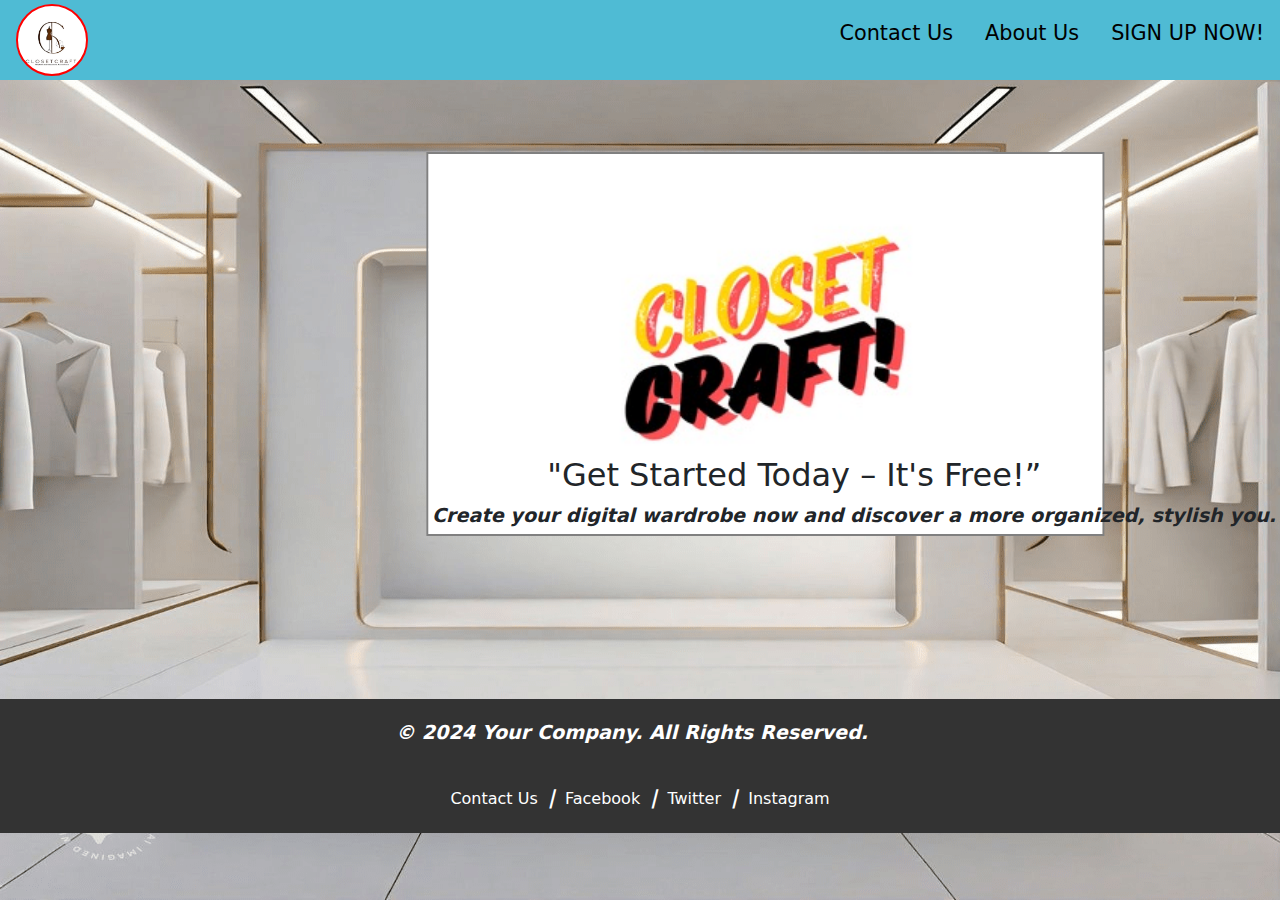
<file: index.html>
<!DOCTYPE html>
<html lang="en">

<head>
    <meta charset="UTF-8">
    <meta name="viewport" content="width=device-width, initial-scale=1.0">
    <title>ClosetCraft</title>
    <link rel="stylesheet" href="/styles/ClosetCraft.css">
    <link href="https://cdn.jsdelivr.net/npm/bootstrap@5.3.3/dist/css/bootstrap.min.css" rel="stylesheet"
        integrity="sha384-QWTKZyjpPEjISv5WaRU9OFeRpok6YctnYmDr5pNlyT2bRjXh0JMhjY6hW+ALEwIH" crossorigin="anonymous">
    <link rel="stylesheet" href="https://cdnjs.cloudflare.com/ajax/libs/font-awesome/6.0.0-beta3/css/all.min.css">
</head>

<body>
    <header style="position: fixed; right: 0px; left: 0px;z-index: 1000;">
        <div class="navbar">


            <div class="nav-logo">

            </div>


            <div class="nav-title"></div>
            <ul>
                <a href="/contact.html" style="text-decoration: none; color: black"><li>Contact Us</li></a>
                
                <a href="about.html" style="text-decoration: none; color: black;"><li>About Us</li></a>
                <a href="login.html" style="text-decoration: none;"><li class="special-item">SIGN UP NOW! </li></a>
            </ul>

        </div>

    </header>
    <main >
        <div class="main-image">
            <img src="images/MainImage.png" alt="error">
        </div>

        <div class="background-img">
            <img src="/images/backgroundimg.png" alt="error">
        </div>

        <div class="main-heading">
            <h2>"Get Started Today – It's Free!”</h2>
            <p>Create your digital wardrobe now and discover a more organized, stylish you.</p>

        </div>

       
    </main>

    <div class="footer" style="margin-bottom: 0px; transform: translate(0,14rem);">
        <div class="footer-content" >
            <!-- <img src="logo.jpeg" alt="Logo" class="footer-logo"> Place your logo file path here -->
            <p style="margin-right: -7rem;">&copy; 2024 Your Company. All Rights Reserved.</p>
            <div class="footer-links">
                <a href="/contact.html">Contact Us</a> 
                <p style="display: contents;">|</p>
                <a href="https://www.facebook.com/">Facebook</a> 
                <p style="display: contents;">|</p>
                <a href="https://x.com/i/flow/login">Twitter</a> 
                <p style="display: contents;">|</p>
                <a href="https://www.instagram.com/accounts/login/?hl=en">Instagram</a>
            </div>
        </div>
    </div>

</body>

</html>
</file>
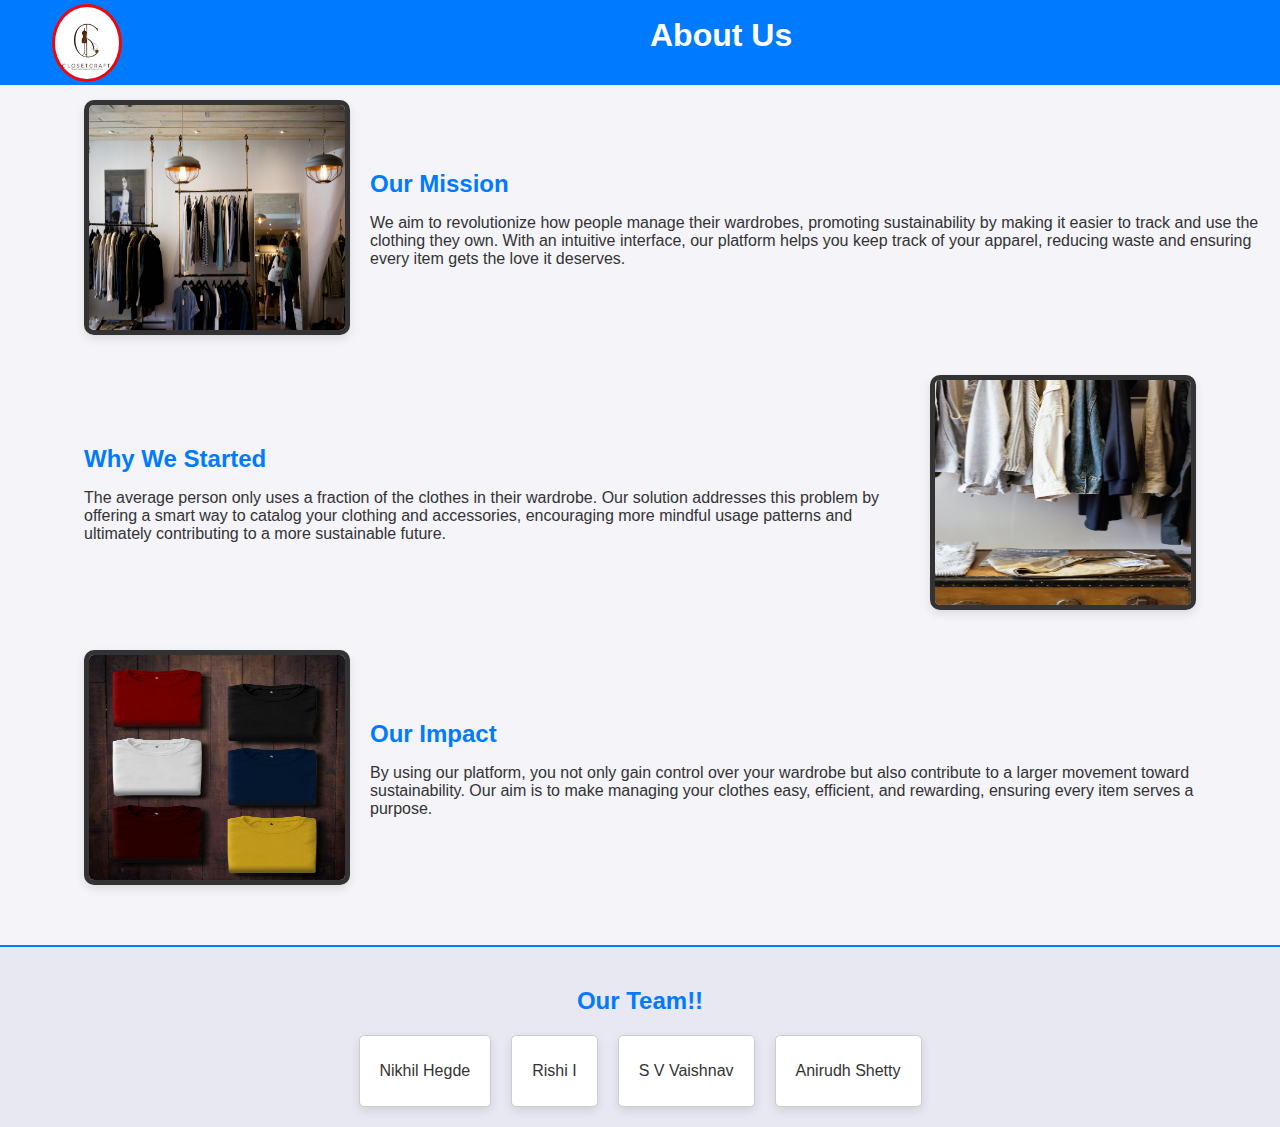
<file: about.html>
<!DOCTYPE html>
<html lang="en">
<head>
    <meta charset="UTF-8">
    <meta http-equiv="X-UA-Compatible" content="IE=edge">
    <meta name="viewport" content="width=device-width, initial-scale=1.0">
    <title>About Us</title>
    <link rel="stylesheet" href="/styles/about.css">
</head>
<body>
    <header>
        <img src="/images/ClosetCraft.png" alt="">
        <h1>About Us</h1>
        <a href="index.html" style="text-decoration: none; color: white;"><h3>Home Page</h3></a>
    </header>

    <section class="about-section">
        <div class="about-item">
            <img src="/images/img01.jpg" alt="Image 1" class="about-image">
            <div class="about-text">
                <h2>Our Mission</h2>
                <p>We aim to revolutionize how people manage their wardrobes, promoting sustainability by making it easier to track and use the clothing they own. With an intuitive interface, our platform helps you keep track of your apparel, reducing waste and ensuring every item gets the love it deserves.</p>
            </div>
        </div>

        <div class="about-item 2">
            <div class="about-text">
                <h2>Why We Started</h2>
                <p>The average person only uses a fraction of the clothes in their wardrobe. Our solution addresses this problem by offering a smart way to catalog your clothing and accessories, encouraging more mindful usage patterns and ultimately contributing to a more sustainable future.</p>
            </div>
            <img src="/images/img02.jpg" alt="Image 2" class="about-image image2">
        </div>

        <div class="about-item">
            <img src="/images/img03.jpg" alt="Image 3" class="about-image">
            <div class="about-text">
                <h2>Our Impact</h2>
                <p>By using our platform, you not only gain control over your wardrobe but also contribute to a larger movement toward sustainability. Our aim is to make managing your clothes easy, efficient, and rewarding, ensuring every item serves a purpose.</p>
            </div>
        </div>
    </section>

    <section class="team-section">
        <h2>Our Team!!</h2>
        <div class="team-list">
            <div class="team-member">
                <p>Nikhil Hegde</p>
            </div>
            <div class="team-member">
                <p>Rishi I</p>
            </div>
            <div class="team-member">
                <p>S V Vaishnav</p>
            </div>
            <div class="team-member">
                <p>Anirudh Shetty</p>
            </div>
        </div>
    </section>

</body>
</html>
</file>
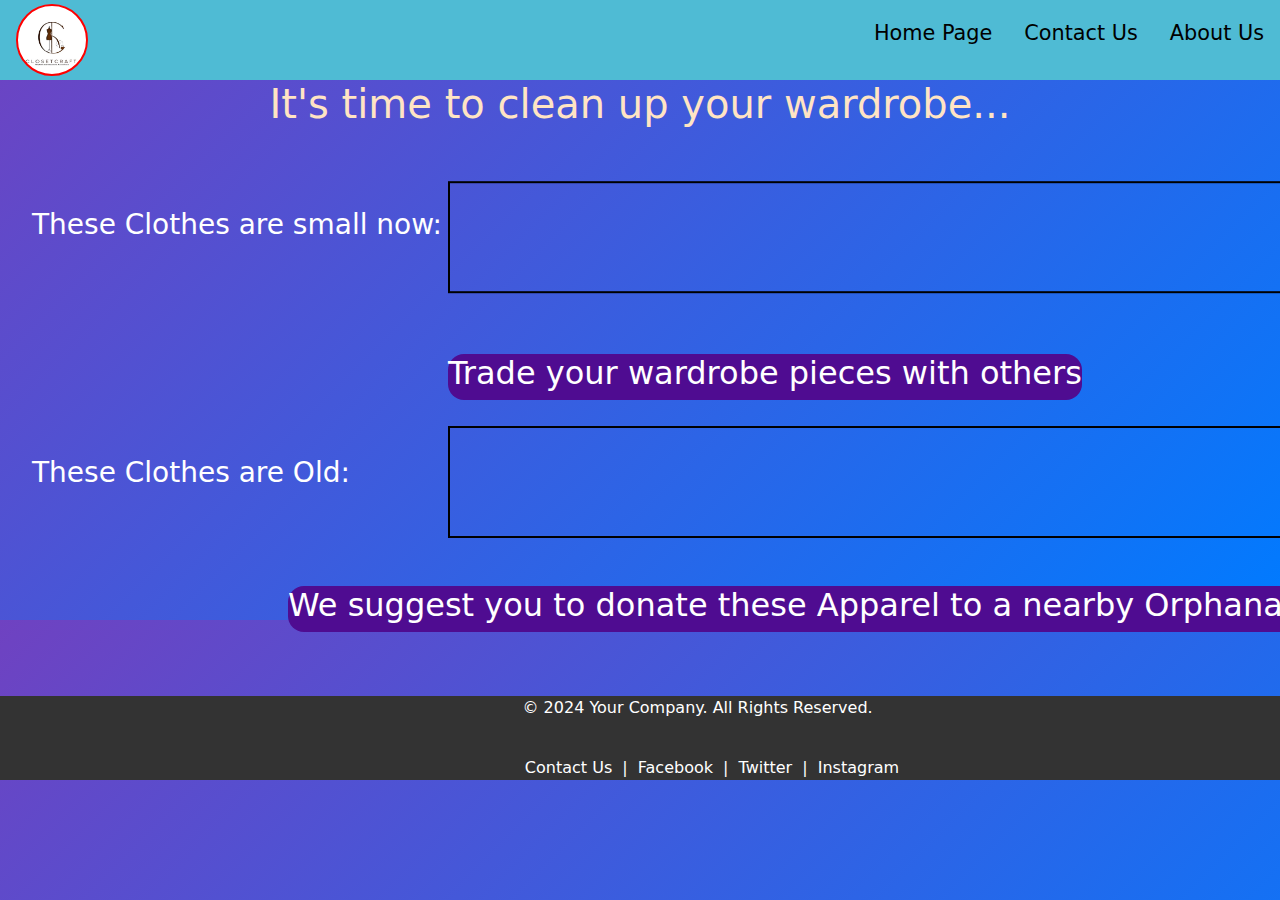
<file: CleaningPage.html>
<!DOCTYPE html>
<html lang="en">

<head>
    <meta charset="UTF-8">
    <meta name="viewport" content="width=device-width, initial-scale=1.0">
    <title>Cleaning Page</title>
    <link rel="stylesheet" href="/styles/CleaningPage.css">
    <link href="https://cdn.jsdelivr.net/npm/bootstrap@5.3.3/dist/css/bootstrap.min.css" rel="stylesheet"
        integrity="sha384-QWTKZyjpPEjISv5WaRU9OFeRpok6YctnYmDr5pNlyT2bRjXh0JMhjY6hW+ALEwIH" crossorigin="anonymous">
    <link rel="stylesheet" href="https://cdnjs.cloudflare.com/ajax/libs/font-awesome/6.0.0-beta3/css/all.min.css">
</head>


<body>
    <header>
        <div class="navbar">


            <div class="nav-logo">

            </div>


            <div class="nav-title"></div>
            <ul>
                <a href="home.html" style="text-decoration: none; color: black;"><li>Home Page</li></a>
                <a href="contact.html" style="text-decoration: none; color: black;"><li>Contact Us</li></a>
                 <a href="about.html" style="text-decoration: none; color: black;"><li>About Us</li></a>
            </ul>

        </div>

    </header>

    <main>
        <h1>It's time to clean up your wardrobe...</h1>


        <div class="small-clothes">
            <h3 style="color: white;">These Clothes are small now:</h3>
        </div>

        <div style="color: white;" class="details1-box">
            
        </div>

        <div class="msg1">
            <h2 style="color: white;">Trade your wardrobe pieces with others</h2>
        </div>

        <div class="old-clothes">
            <h3 style="color: white;">These Clothes are Old:</h3>
        </div>

        <div style="color: white;" class="details2-box">
            
        </div>

        <div class="msg2">
            <h2>We suggest you to donate these Apparel to a nearby Orphanage</h2>
        </div>

    </main>



    <div class="footer">
        <div class="footer-content">
            <!-- <img src="logo.jpeg" alt="Logo" class="footer-logo"> Place your logo file path here -->
            <p style="margin-left: 9vw;">&copy; 2024 Your Company. All Rights Reserved.</p>
            <div class="footer-links">
                <a href="contact.html">Contact Us</a> |
                <a href="https://www.facebook.com/">Facebook</a> |
                <a href="https://x.com/i/flow/login">Twitter</a> |
                <a href="https://www.instagram.com/accounts/login/?hl=en">Instagram</a>
            </div>
        </div>
    </div>
    </div>

    <script type="module" src="/js/clean-up.js"></script>
</body>

</html>
</file>
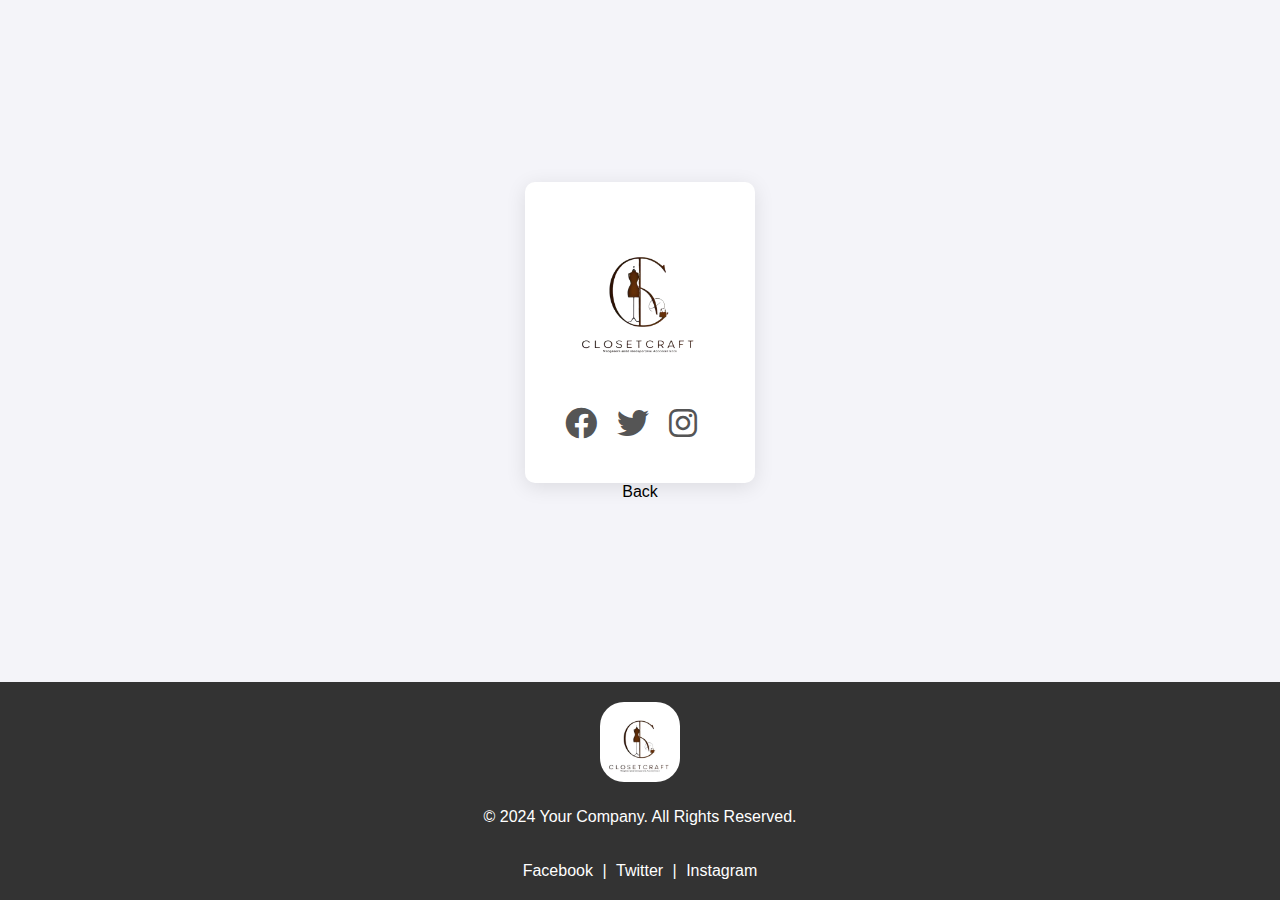
<file: contact.html>
<!DOCTYPE html>
<html lang="en">
<head>
    <meta charset="UTF-8">
    <meta http-equiv="X-UA-Compatible" content="IE=edge">
    <meta name="viewport" content="width=device-width, initial-scale=1.0">
    <title>Contact Us</title>
    <link rel="stylesheet" href="/styles/contact-style.css">
    <link rel="stylesheet" href="https://cdnjs.cloudflare.com/ajax/libs/font-awesome/6.0.0-beta3/css/all.min.css">
</head>
<body>
    <div class="contact-container">
        <div class="contact-box">
            <div class="logo-section">
                <img src="/images/logo.png" alt="Logo" class="logo"> 
            </div>
            <div class="social-links">
                <a target="_blank" href="https://www.facebook.com/" class="social-icon"><i class="fab fa-facebook"></i></a>
                <a target="_blank"  href="https://x.com/i/flow/login" class="social-icon"><i class="fab fa-twitter"></i></a>
                <a target="_blank" href="https://www.instagram.com/accounts/login/?hl=en" class="social-icon"><i class="fab fa-instagram"></i></a>
            </div>
        </div>
        <div><a style="text-decoration: none; color: black;" href="login.html">Back</a></div>
    </div>

    <footer class="footer">
        <div class="footer-content">
            <img src="/images/ClosetCraft.png" alt="Logo" class="footer-logo"> 
            <p>&copy; 2024 Your Company. All Rights Reserved.</p>
            <div class="footer-links">
                <a target="_blank" href="https://www.facebook.com/">Facebook</a> |
                <a target="_blank" href="https://x.com/i/flow/login">Twitter</a> |
                <a target="_blank" href="https://www.instagram.com/accounts/login/?hl=en">Instagram</a>
            </div>
        </div>
    </footer>
</body>
</html>
</file>
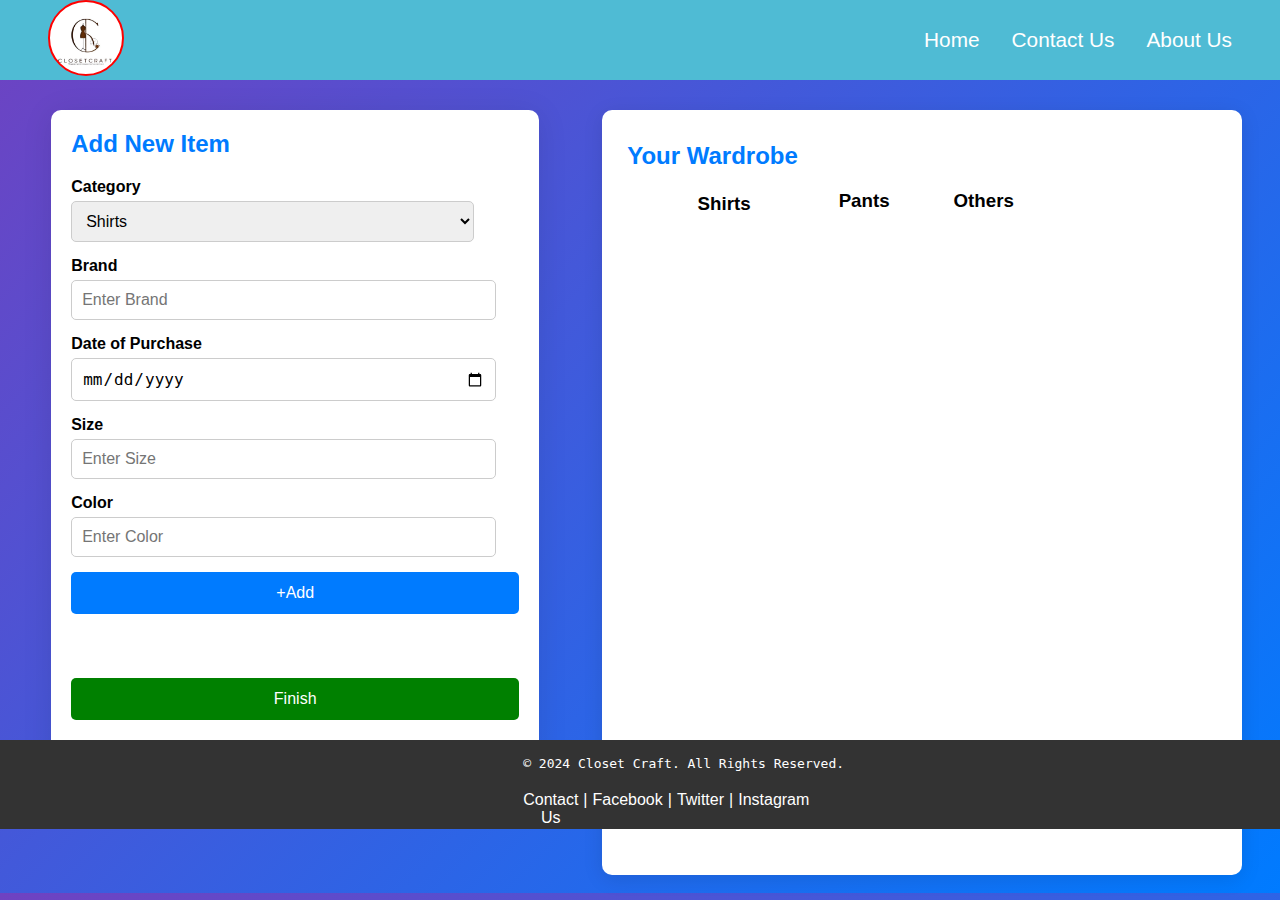
<file: enter_wardrobe.html>
<!DOCTYPE html>
<html lang="en">
<head>
    <meta charset="UTF-8">
    <meta http-equiv="X-UA-Compatible" content="IE=edge">
    <meta name="viewport" content="width=device-width, initial-scale=1.0">
    <title>enter_wardrobe</title>
    <link rel="stylesheet" href="/styles/enter_wardrobe.css">
    
</head>
<header>
    <div class="navbar">


        <div class="nav-logo">

        </div>


        <div class="nav-title"></div>
        <ul>
            <a href="home.html" style="text-decoration: none; color: white"><li>Home</li></a>
            <a href="/contact.html" style="text-decoration: none; color: white"><li>Contact Us</li></a>
            
            <a href="about.html" style="text-decoration: none; color: white;"><li>About Us</li></a>
        </ul>

    </div>
</header>

<body>
    <div class="main-container" style="margin-top:20px;">
        <div class="left-section">
            <h2>Add New Item</h2>
            <form id="wardrobe-form" ">
                <div class="input-group">
                    <label for="category">Category</label>
                    <select id="category">
                        <option value="Shirts">Shirts</option>
                        <option value="Pants">Pants</option>
                        <option value="Sweater">Sweater</option>
                        <option value="Traditional Wear">Traditional Wear</option>
                        <option value="Others">Others</option>
                    </select>
                </div>
                <div class="input-group">
                    <label for="brand">Brand</label>
                    <input type="text" class="js-brand-input" id="brand" placeholder="Enter Brand" required>
                </div>
                <div class="input-group">
                    <label for="purchase-date">Date of Purchase</label>
                    <input type="date" class="js-date-input" id="purchase-date" required>
                </div>
                <div class="input-group">
                    <label for="size">Size</label>
                    <input type="text" id="size" class="js-size-input" placeholder="Enter Size" required>
                </div>
                <div class="input-group">
                    <label for="color">Color</label>
                    <input type="text" id="color" class="js-color-input" placeholder="Enter Color" required>
                </div>
                <button type="button" class="js-add-button" id="add-item-button">+Add</button>
                <a href="home.html"><button type="button" style="margin-top: 4rem; background-color: green;" class="js-add-button" id="add-item-button">Finish</button></a>
            </form>
        </div>

       
        <div class="right-section">
            <h2 style="margin-top: 2rem;">Your Wardrobe</h2>
            <div class="wardrobe-display">
                <h3 style="transform: translate(4rem,0.2rem);">Shirts</h3>
                <div style="transform: translate(-5rem,2rem);" class="category-display-shirts" id="shirts-display">  
                </div>
                <h3>Pants</h3>
                <div style="transform: translate(-10rem,2rem);" class="category-display-pants" id="pants-display"> 
                </div>
                <h3 style="transform: translate(-5.5rem,0rem);">Others</h3>
                <div style="transform: translate(-15rem,2rem);" class="category-display-others" id="others-display">
                </div>
            </div>
        </div>
    </div>
    <div class="footer" style="margin-bottom: 0px; transform: translate(0,45rem);">
      <div class="footer-content"  >
          <pre style="transform: translate(-1rem,1rem);">&copy; 2024 Closet Craft. All Rights Reserved.</pre>
          <div class="footer-links" style="transform: translate(-17rem,1rem); ">
              <a style="margin-left: 16rem;" href="contact.html">Contact Us</a> 
              <p style="display: contents;">|</p>
              <a href="https://www.facebook.com/">Facebook</a> 
              <p style="display: contents;">|</p>
              <a href="https://x.com/i/flow/login">Twitter</a> 
              <p style="display: contents;">|</p>
              <a href="https://www.instagram.com/accounts/login/?hl=en">Instagram</a>
          </div>
      </div>
    </div>
  </div>
  <script type="module" src="/js/enter-wardrobe.js"></script>
</body>
</html>
</file>
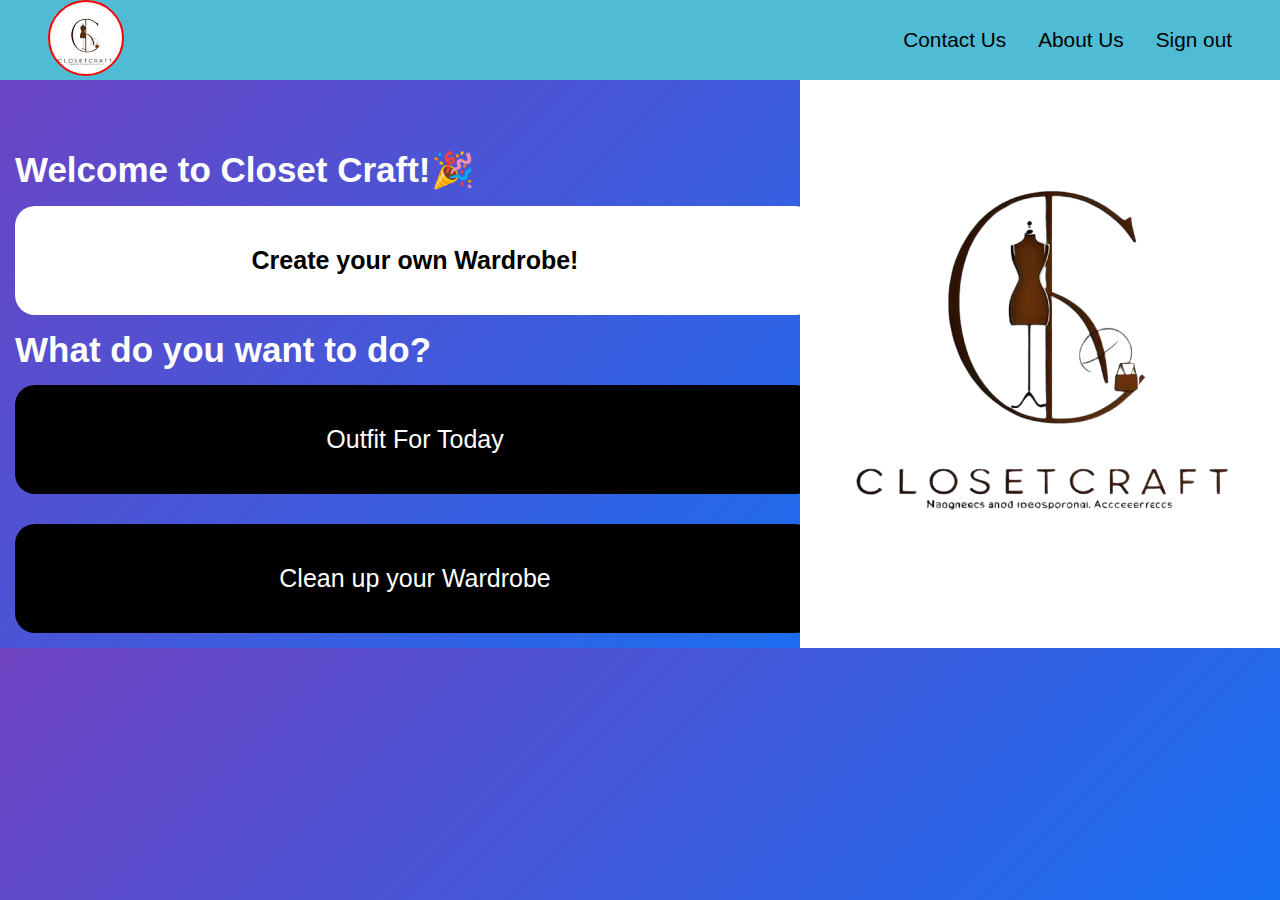
<file: home.html>
<!DOCTYPE html>
<html lang="en">
<head>
  <meta charset="UTF-8">
  <meta name="viewport" content="width=device-width, initial-scale=1.0">
  <title>Home Page</title>
  <link href="/styles/home.css" rel="stylesheet">
</head>
<body>
  <header style="position: fixed; right: 0px; left: 0px;z-index: 1000;">
    <div class="navbar">


        <div class="nav-logo">

        </div>


        <div class="nav-title"></div>
        <ul>
            
            <a href="/contact.html" style="text-decoration: none; color: black"><li>Contact Us</li></a>
            <a href="about.html" style="text-decoration: none; color: black;"><li>About Us</li></a>
            <a href="index.html" style="text-decoration: none; color: black"><li>Sign out</li></a>
        </ul>

    </div>
  </header>
  
  <div class="main-div" style="margin: 0px">
    <div style="margin-top: 150px;" class="what-to-do-div">
      <div>
        <p class="what-to-do-text">
          Welcome to Closet Craft!🎉
        </p>
      </div>
      <div>
        <a href="enter_wardrobe.html">
          <button class="create-wardrobe-button">
            Create your own Wardrobe!
          </button>
        </a>
      </div>
      
      <div>
        <p class="what-to-do-text">What do you want to do?</p>
      </div>
  
     <div>
      <a href="suggest.html">
        <button class="function-button">
          Outfit For Today
        </button>
      </a>
     </div>
  
   

      <div>
        <a href="CleaningPage.html">
          <button class="function-button">
            Clean up your Wardrobe
          </button>
        </a>
      </div>

    </div>
    <div style="background-color: white; margin: 0px; display: flex; align-items: center;">
      <img src="/images/logo.png">
    </div>
  </div>
  
</body>
</html>
</file>
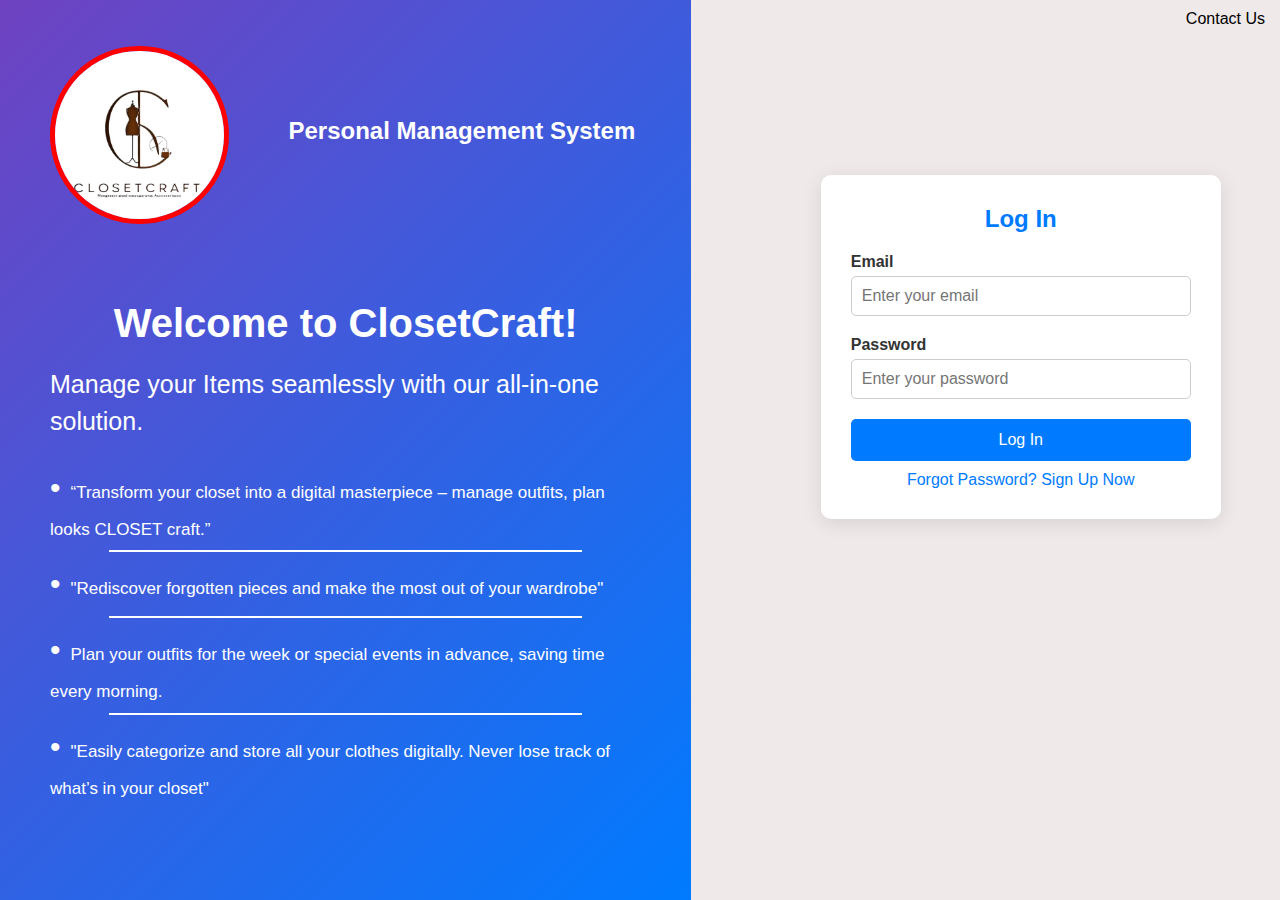
<file: login.html>
<!DOCTYPE html>
<html lang="en">
<head>

    <title>Login</title>
    <link rel="stylesheet" href="/styles/login.css">
</head>
<body>
    <div class="main-container">
        <div class="left-section">
            <div class="bar">
                <img src="/images/ClosetCraft.png" alt="logo">
                <h2>Personal Management System</h2>
            </div>
            <div class="words">
            <h1>Welcome to ClosetCraft!</h1>
            <p style="font-size: 25px;">Manage your Items seamlessly with our all-in-one solution.</p>
            <ul>
                <li>“Transform your closet into a digital masterpiece – manage outfits, plan looks CLOSET craft.”</li>
                <hr>
                <li>"Rediscover forgotten pieces and make the most out of your wardrobe"</li>
                <hr>
                <li>Plan your outfits for the week or special events in advance, saving time every morning.</li>
                <hr>
                <li>"Easily categorize and store all your clothes digitally. Never lose track of what’s in your closet"</li>
            </ul>
          </div>
        </div>
        <div class="right-section">
            <div class="contact">
              <a href="contact.html"><button class="contact-button"><p class="contact-text">Contact Us</p></button></a>
            </div>
            <div class="login-box">
                <h2>Log In</h2>
                <form id="loginForm">
                    <div class="input-group">
                        <label for="email" >Email</label>
                        <input type="email" id="email" name="email" class="js-email-input" placeholder="Enter your email" required>
                    </div>
                    <div class="input-group">
                        <label for="password">Password</label>
                        <input type="password" id="password" name="password" class="js-passwd-input" placeholder="Enter your password" required>
                    </div>
                    <button class="login-button js-login-button" type="button" >Log In</button>
                </form>
                <div class="login-help">
                    <a href="#">Forgot Password?</a>
                    <span>  </span>
                    <a href="/sign_up.html">Sign Up Now</a>
                </div>
            </div>
        </div>
    </div>
    <script type="module" src="/js/login.js"></script>
</body>
</html>
</file>
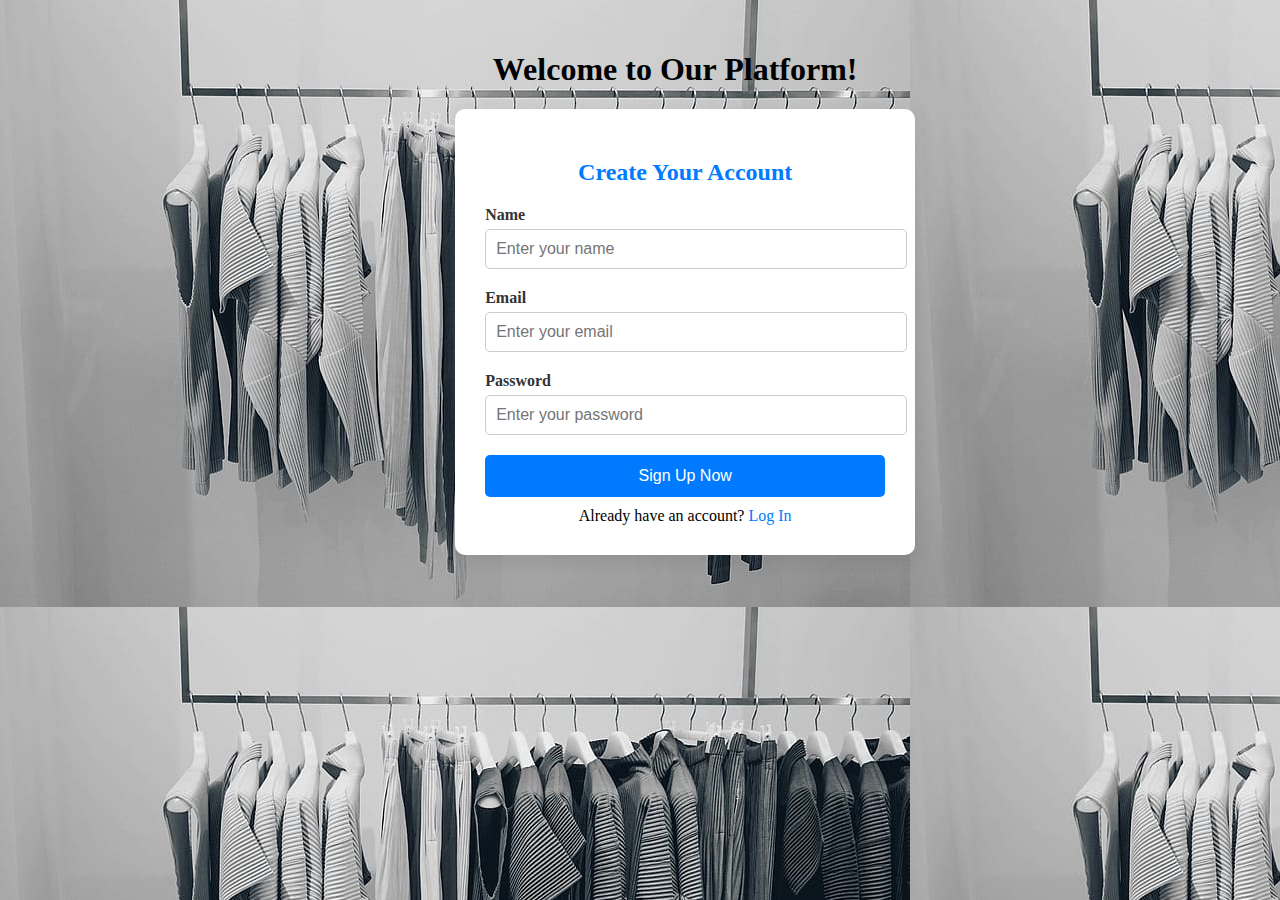
<file: sign_up.html>
<!DOCTYPE html>
<html lang="en">
<head>
    <meta charset="UTF-8">


    <title>Sign Up</title>
    <link rel="stylesheet" href="/styles/sign_up.css">
</head>
<body>
    <div class="main-container">
        <div class="right-section">
            <h1 style="margin-left: 5%;">Welcome to Our Platform!</h1>
            <div class="signup-box">
                <h2>Create Your Account</h2>
                <form>
                    <div class="input-group">
                        <label for="name">Name</label>
                        <input type="text" id="name" class="js-name-input" placeholder="Enter your name" required>
                    </div>
                    <div class="input-group">
                        <label for="email">Email</label>
                        <input type="email" id="email" class="js-email-input"  placeholder="Enter your email" required>
                    </div>
                    <div class="input-group">
                        <label for="password">Password</label>
                        <input type="password" id="password" class="js-passwd-input" placeholder="Enter your password" required>
                    </div>
                    <button type="button"  class="js-submit-button">Sign Up Now</button>
                </form>
                <div class="login-help">
                    Already have an account? <a href="login.html">Log In</a>
                </div>
            </div>
        </div>
    </div>
    <script type="module" src="/js/sign-up.js"></script>
</body>
</html>
</file>
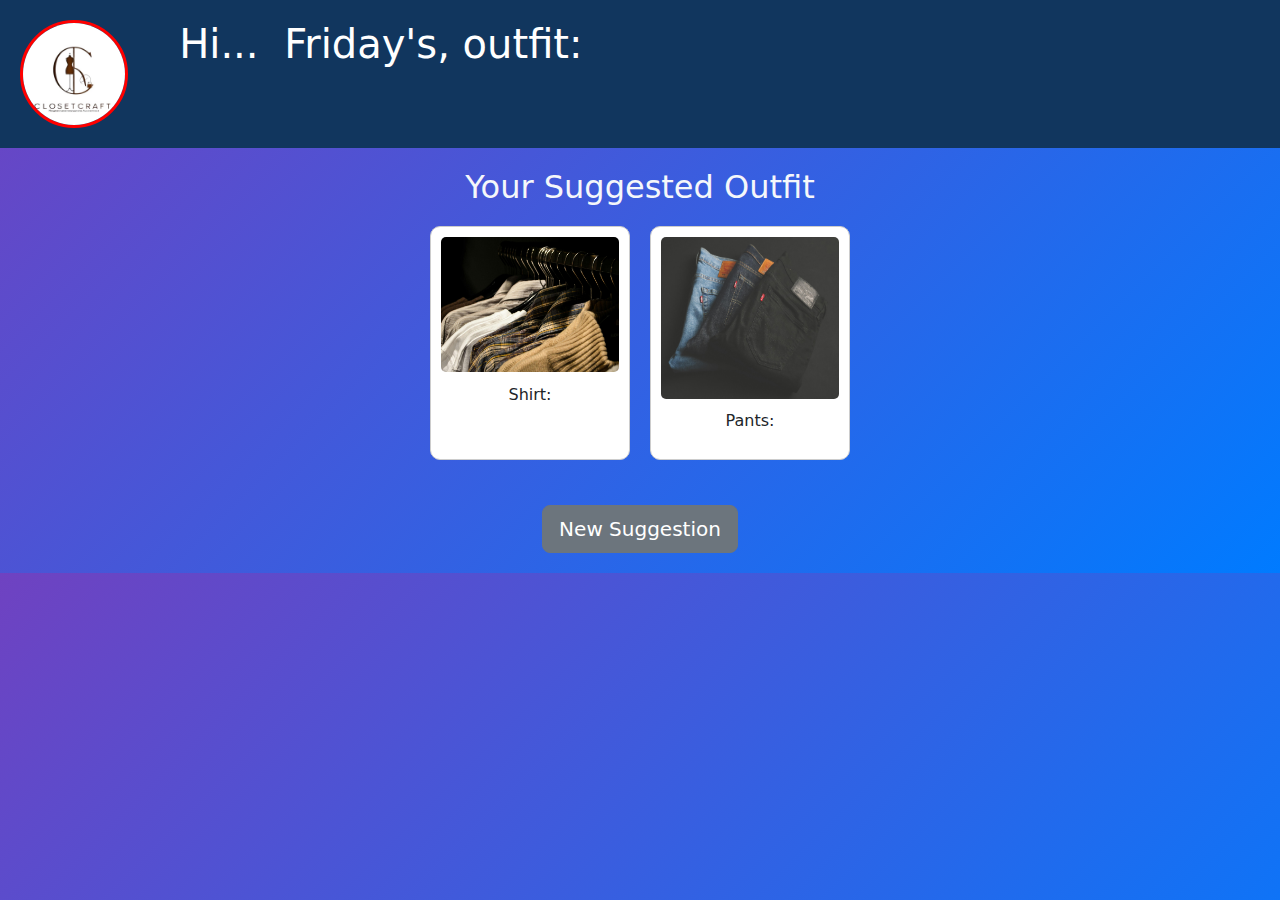
<file: suggest.html>
<!DOCTYPE html>
<html lang="en">
<head>
    <meta charset="UTF-8">
    <meta http-equiv="X-UA-Compatible" content="IE=edge">
    <meta name="viewport" content="width=device-width, initial-scale=1.0">
    <title>What to Wear Today</title>
    <link rel="stylesheet" href="suggest.css">
    <link href="https://cdn.jsdelivr.net/npm/bootstrap@5.3.3/dist/css/bootstrap.min.css" rel="stylesheet" integrity="sha384-QWTKZyjpPEjISv5WaRU9OFeRpok6YctnYmDr5pNlyT2bRjXh0JMhjY6hW+ALEwIH" crossorigin="anonymous">
</head>
<body>
    <header>
        <img src="/images/ClosetCraft.png" alt="logo">
        <div class="greeting" id="greeting"></div>
        <h1>Hi...</h1>
        <h1 class="wht"></h1>
        <a href="home.html" style="text-decoration: none;">
          <h3>Home Page</h3>
        </a>
    </header>

    <section class="suggestion-section">
        <h2>Your Suggested Outfit</h2>
        <div class="suggestion-box">
            <div class="outfit-item" id="shirt-suggestion">
                <img style="height: 8.4rem;" src="images/shirt.jpg" alt="Shirt" class="outfit-image">
                <p style="margin-top: 1px;" class="item-description">Shirt:</p>
                <div class="shirt-suggest-div"></div>
            </div>
            <div class="outfit-item item02" id="pants-suggestion">
                <img src="/images/pant.jpg" alt="Pants" class="outfit-image">
                <p class="item-description">Pants:</p>
                <div class="pant-suggest-div"></div>
            </div>
           
        </div>
        <button type="button" style="margin-top: 5vh;" class="btn btn-secondary btn-lg js-new-suggestion-button" onclick="location.reload(true)">New Suggestion</button>

    </section>
    <script type="module" src="/js/suggest.js"></script>
</body>
</html>
</file>
<file: styles/ClosetCraft.css>
* {
    margin: 0;
    padding: 0;
}

.body{
  margin: 0px;
  padding: 0px;
}

.navbar {
    background-color: #4fbbd4; 
    height: 5rem; 
    display: flex; 
    align-items: center; 
    justify-content: space-between; 
    padding: 0 2rem; 
}

.nav-logo {
    background-image: url('/images/ClosetCraft.png'); 
    background-size: contain; 
    background-repeat: no-repeat; 
    background-position: center; 
    height: 4.5rem; 
    width: 4.5rem; 
    border-radius: 50%; 
    border: 2px solid red; 
    margin-top: -0.3%;
    margin-left: 1rem;
}

.nav-title {
    flex:auto; 
}

ul {
    list-style: none; 
    display: flex; 
    align-items: center; 
    justify-content: space-between; 
    margin-left: auto; 
    padding: 0; 
}

li {
    margin: 0 1rem; 
    font-size: 1.3rem; 
    font-weight: 500; 
}


.special-item{
 
 /* background-color: red; */
 color : black;
 border-radius: 5%;
 /* border: 2px solid white */
}


li:hover{
    color: white;
    transform: scale(1.1);
    cursor: pointer;
}


.main-image img {
    /* background-image: url('MainImage.png'); */
    /* background-size: contain; */
    /* background-repeat: no-repeat; */
    transform: translate(26.65rem,9.5rem);
    height: 24rem;
    position: relative;
    z-index: 0;
    border: 2px solid grey;

}

.background-img img{
    background-size: cover;
    background-repeat: no-repeat;
    background-position: center;
    position: absolute;
    top: 0;
    left: 0;
    width: 100%;
    height: 100%;
    z-index: -1
}

.main-heading{
    transform: translate(31rem,4.5rem);
}


h2{
    transform: translate(3.2rem);
}

p{
    font-weight: 600;
    font-size: 1.2rem;
    transform: translate(-4rem);
    font-style: italic;
}




.footer {
    background-color: #333;
    color: #fff;
    padding: 20px 0;
    text-align: center;
    justify-content: center;
    align-items: center;
    margin-bottom: 0px;
}

.footer-content {
    display: flex;
    flex-direction: column;
    align-items: center;
    justify-content: center;
    gap: 10px;
}

.footer-logo {
    border-radius: 30%;
    width: 80px;
    height: auto;
}

.footer-links {
    margin-top: 10px;
}

.footer-links a {
    color: #fff;
    text-decoration: none;
    margin: 0 5px;
    transition: color 0.3s;
}

.footer-links a:hover {
    color: #ffd700;
}
</file>
<file: styles/about.css>
body {
    margin: 0;
    padding: 0;
    font-family: Arial, sans-serif;
    background-color: #f4f4f9;
    color: #333;
}

header {
    display: flex;
    text-align: center;
    padding: 20px;
    background-color: #007bff;
    color: white;
    position: fixed;
    height: 5vh;
    right: 0px;
    left: 0px;
    top: 0px;
    z-index: 1000;
}
header h1{
    transform: translate(35rem,-1.5rem);
}
header img{
    transform: translate(2rem,-1rem);
    border:3px solid red;
    border-radius: 50%;
    height: 8vh;
    width: 5vw;
}
header h3 {
    transform: translate(70rem,-1.5rem);
    font-size: 180%;
}
header h3 a{
    text-decoration: none;
    color: #333;
}
header h3 a:hover{
    color: #f4f4f9;
}

.about-section {
    transform: translate(0rem,5rem);
    display: flex;
    flex-direction: column;
    gap: 20px;
    padding: 20px;
    margin-left: 5vw;
}

.about-item {
    display: flex;
    align-items: center;
    gap: 20px;
    margin-bottom: 20px;
}
.about-item img{
    border: 5px solid #333;
    height: 25vh;
    width: 20vw;
}

.about-image {
    width: 40%;
    border-radius: 10px;
    box-shadow: 0 4px 10px rgba(0, 0, 0, 0.1);
}
.image2{
    margin-right: 5vw;
}

.about-text {
    flex: 1;
}

.about-text h2 {
    color: #007bff;
    margin-bottom: 10px;
}

.team-section {
    transform: translate(0rem,5rem);
    text-align: center;
    padding: 20px;
    background-color: #e8e8f3;
    margin-top: 20px;
    border-top: 2px solid #007bff;
}

.team-section h2 {
    color: #007bff;
    margin-bottom: 20px;
}

.team-list {
    display: flex;
    justify-content: center;
    gap: 20px;
}

.team-member {
    padding: 10px 20px;
    background-color: white;
    border: 1px solid #ccc;
    border-radius: 5px;
    box-shadow: 0 4px 10px rgba(0, 0, 0, 0.1);
}
</file>
<file: styles/CleaningPage.css>
* {
    margin: 0;
    padding: 0;
}

body, html {
    /* overflow-x: hidden; */
}


.navbar {
    background-color: #4fbbd4;
    height: 5rem;
    display: flex;
    align-items: center;
    justify-content: space-between;
    padding: 0 2rem;
    position: fixed;
    right: 0;
    left: 0;
    top: 0;
    z-index: 1000;
    width: 100%;
}

.nav-logo {
    background-image: url('/images/ClosetCraft.png');
    background-size: contain;
    background-repeat: no-repeat;
    background-position: center;
    height: 4.5rem;
    width: 4.5rem;
    border-radius: 50%;
    border: 2px solid red;
    margin-top: -0.3%;
    margin-left: 1rem;
}

.nav-title {
    flex: auto;
}

ul {
    list-style: none;
    display: flex;
    align-items: center;
    justify-content: space-between;
    margin-left: auto;
    padding: 0;
}

li {
    margin: 0 1rem;
    font-size: 1.3rem;
    font-weight: 500;
}


.special-item {

    /* background-color: red; */
    color: black;
    border-radius: 5%;
    /* border: 2px solid white */
}


li:hover {
    color: white;
    transform: scale(1.1);
    cursor: pointer;
}




body {
    background: linear-gradient(135deg, #6f42c1, #007bff);
}


main h1 {
    display: flex;
    justify-content: center;
    color: bisque;
}


.small-clothes{
    transform: translate(2rem,4.5rem);
    
}

.details1-box{
    height: 7rem;
    width: 65rem;
    transform: translate(28rem,0.2rem);
    border: 2px solid black;
}

.msg1{
    transform: translate(28rem,4rem);
    background-color: #4f0c91;
    border-radius: 1rem;
    display:inline-block;
    color: white;
}

.old-clothes{
    transform: translate(2rem,7.5rem);
    
}



.details2-box{
    height: 7rem;
    width: 65rem;
    transform: translate(28rem,3rem);
    border: 2px solid black;
}

.msg2{
    transform: translate(18rem,6rem);
    background-color: #4f0c91;
    border-radius: 1rem;
    display:inline-block;
    color: white;
}


.footer {
    background-color: #333;
    color: #fff;
    /* padding: 20px 0; */
    text-align: center;
    justify-content: center;
    align-items: center;
    transform: translate(0rem,10rem);
}

.footer-content {
    display: flex;
    flex-direction: column;
    align-items: center;
    justify-content: center;
    gap: 10px;

}

.footer-logo {
    border-radius: 30%;
    width: 80px;
    height: auto;
}

.footer-links {
    margin-top: 10px;
    transform: translate(4.5rem,0rem);
}

.footer-links a {
    color: #fff;
    text-decoration: none;
    margin: 0 5px;
    transition: color 0.3s;
}

.footer-links a:hover {
    color: #ffd700;
}


.content{
  margin-left: 28rem;
}
</file>
<file: styles/contact-style.css>
/* Global Styles */
body {
    margin: 0;
    padding: 0;
    font-family: 'Segoe UI', Tahoma, Geneva, Verdana, sans-serif;
    background-color: #f4f4f9;
    display: flex;
    flex-direction: column;
    justify-content: space-between;
    min-height: 100vh;
}


.contact-container {
    display: flex;
    flex-direction: column;
    align-items: center;
    justify-content: center;
    flex-grow: 1;
    padding: 30px 10px;
}

.contact-box {
    background: white;
    padding: 40px;
    border-radius: 10px;
    box-shadow: 0 4px 20px rgba(0, 0, 0, 0.1);
    text-align: center;
}


.logo-section {
    margin-bottom: 30px;
}

.logo {
    width: 150px;
    height: auto;
}

.social-links {
    display: flex;
    gap: 20px;
}

.social-icon {
    font-size: 32px;
    color: #555;
    transition: color 0.3s;
}

.social-icon:hover {
    color: #007bff;
}


.footer {
    background-color: #333;
    color: #fff;
    padding: 20px 0;
    text-align: center;
}

.footer-content {
    display: flex;
    flex-direction: column;
    align-items: center;
    gap: 10px;
}

.footer-logo {
    border-radius: 30%;
    width: 80px;
    height: auto;
}

.footer-links {
    margin-top: 10px;
}

.footer-links a {
    color: #fff;
    text-decoration: none;
    margin: 0 5px;
    transition: color 0.3s;
}

.footer-links a:hover {
    color: #ffd700;
}
</file>
<file: styles/enter_wardrobe.css>
body {
    background: linear-gradient(135deg, #6f42c1, #007bff);
    margin: 0;
    padding: 0;
    font-family: 'Segoe UI', Tahoma, Geneva, Verdana, sans-serif;
    background-color: #f4f4f9;   
}
* {
    margin: 0;
    padding: 0;
}
.navbar {
    position: fixed;
    top: 0px;
    right: 0px;
    left: 0px;
    background-color: #4fbbd4;
    height: 5rem;
    display: flex;
    align-items: center;
    justify-content: space-between;
    padding: 0 2rem;
}

.nav-logo {
    background-image: url('/images/ClosetCraft.png');
    background-size: contain;
    background-repeat: no-repeat;
    background-position: center;
    height: 4.5rem;
    width: 4.5rem;
    border-radius: 50%;
    border: 2px solid red;
    margin-top: -0.3%;
    margin-left: 1rem;
}

.nav-title {
    flex: auto;
}

ul {
    list-style: none;
    display: flex;
    align-items: center;
    justify-content: space-between;
    margin-left: auto;
    padding: 0;
}

li {
    margin: 0 1rem;
    font-size: 1.3rem;
    font-weight: 500;
}


.special-item {

    /* background-color: red; */
    color: black;
    border-radius: 5%;
    /* border: 2px solid white */
}


li:hover {
    color: white;
    transform: scale(1.1);
    cursor: pointer;
}
.home h2{
    margin-top: 4vh;
    margin-left: 3vw;
}

.left-section {
    margin-top: 10vh;
    margin-left: 4vw;
    height: 70vh;
    width: 35vw;
    float: left;
    background: white;
    padding: 20px;
    border-radius: 10px;
    box-shadow: 0 4px 30px rgba(0, 0, 0, 0.1);
}

.left-section h2 {
    margin-bottom: 20px;
    color: #007bff;
}

.input-group {
    margin-bottom: 15px;
}

.input-group label {
    display: block;
    margin-bottom: 5px;
    font-weight: bold;
}

.input-group input,
.input-group select {
    width: 90%;
    padding: 10px;
    border: 1px solid #ccc;
    border-radius: 5px;
    font-size: 16px;
}

button {
    width: 100%;
    padding: 12px;
    background-color: #007bff;
    border: none;
    border-radius: 5px;
    color: white;
    font-size: 16px;
    cursor: pointer;
    transition: background-color 0.3s;
}

button:hover {
    background-color: #0056b3;
}


.right-section {
    margin-top: 10vh;
    margin-bottom: 2vh;
    margin-right: 3vw;
    height: 85vh;
    width: 50vw;
    float: right;
    background: white;
    border-radius: 10px;
    box-shadow: 0 4px 20px rgba(0, 0, 0, 0.1);
}

.right-section h2 {
    margin-left: 2vw;
    margin-bottom: 20px;
    color: #007bff;
}


.wardrobe-display {
    display: flex;
    gap: 60px;
    flex-direction: column;
}

.category-display {
    flex: 1;
    min-width: 150px;
    border: 1px solid #ddd;
    border-radius: 5px;
    padding: 10px;
    background-color: #fafafa;
}

.category-display h3 {
    margin-bottom: 10px;
    color: #555;
}

.items-list {
    max-height: 200px;
    overflow-y: auto;
    padding: 5px;
    width: 80%;
}
.footer {
    background-color: #333;
    color: #fff;
    text-align: center;
    justify-content: center;
    align-items: center;
    margin-bottom: 0px;
}

.footer-content {
    display: flex;
    gap: 10px;
    flex-direction: column;
}
.footer-content p{
    display: contents;

}

.footer-logo {
    border-radius: 30%;
    width: 80px;
    height: auto;
}

.footer-links {
    margin-top: 10px;
    display: flex;
}

.footer-links a {
    color: #fff;
    text-decoration: none;
    margin: 0 5px;
    transition: color 0.3s;
}

.footer-links a:hover {
    color: #ffd700;
}

.category-display{
  display: grid;
  grid-template-columns: repeat(6,1fr);
}

@media (max-width: 500px) {
  .catergory-display {
    grid-template-columns: repeat(7, 1fr);
  }
}

@media (max-width: 1600px) {
  .catergory-display {
    grid-template-columns: repeat(6, 1fr);
  }
}

@media (max-width: 1300px) {
  .catergory-display {
    grid-template-columns: repeat(5, 1fr);
  }
}

@media (max-width: 1000px) {
  .catergory-display {
    grid-template-columns: repeat(4, 1fr);
  }
}

@media (max-width: 800px) {
  .catergory-display {
    grid-template-columns: repeat(3, 1fr);
  }
}

@media (max-width: 575px) {
  .catergory-display {
    grid-template-columns: repeat(2, 1fr);
  }
}

@media (max-width: 450px) {
  .catergory-display {
    grid-template-columns: 1fr;
  }
}



h3 {
  margin-left: 2rem;
}


.shirt-container{
  display: flex;
  flex-direction: row;
}

.wardrobe-display{
  display: flex;
  flex-direction: row;
}
</file>
<file: styles/home.css>
body{
  font-family: Arial;
  background: linear-gradient(135deg, #6f42c1, #007bff) ;
  margin: 0%;
  color:white;
  font-weight: bold;
}

button{
  border: none;
  border-radius: 20px;
  box-shadow: inset;
  font-size: 25px;
  padding: 40px;
  margin: 15px;
  width: 800px;
  cursor: pointer;
  transition: background-color 0.3s;
}


* {
  margin: 0;
  padding: 0;
}

.navbar {
  background-color: #4fbbd4;
  height: 5rem;
  display: flex;
  align-items: center;
  justify-content: space-between;
  padding: 0 2rem;
}

.nav-logo {
  background-image: url('/images/ClosetCraft.png');
  background-size: contain;
  background-repeat: no-repeat;
  background-position: center;
  height: 4.5rem;
  width: 4.5rem;
  border-radius: 50%;
  border: 2px solid red;
  margin-top: -0.3%;
  margin-left: 1rem;
}

.nav-title {
  flex: auto;
}

ul {
  list-style: none;
  display: flex;
  align-items: center;
  justify-content: space-between;
  margin-left: auto;
  padding: 0;
}

li {
  margin: 0 1rem;
  font-size: 1.3rem;
  font-weight: 500;
}


.special-item {

  /* background-color: red; */
  color: black;
  border-radius: 5%;
  /* border: 2px solid white */
}


li:hover {
  color: white;
  transform: scale(1.1);
  cursor: pointer;
}

.main-div{
  display: flex;
  flex-direction: row;
}

.what-to-do-div{
  width: 800px;
  margin:auto;
}

.what-to-do-text{
  font-size: 35px;
  margin-left: 15px;
}

.create-wardrobe-button{
  background-color: white;
  color: black;
  font-weight: bold;
}

.create-wardrobe-button:hover{
  background-color: rgb(226, 224, 224);
  box-shadow: 2px 5px rgba(213, 217, 217, 0.5);
}

.create-wardrobe-button:active{
  background-color:  rgb(116, 114, 114);
}

.function-button{
  background-color: black;
  color: white;
}

.function-button:hover{
  background-color: rgb(45, 45, 45);
  box-shadow: 2px 5px rgba(213, 217, 217, 0.5);
}

.function-button:active{
  background-color: rgb(120, 120, 120);
}
</file>
<file: styles/sign_up.css>
body{
    background: url('/images/background.jpeg') ;
}
.signup-box {
    background: white;
    padding: 30px;
    border-radius: 10px;
    box-shadow: 0 4px 20px rgba(0, 0, 0, 0.1);
    width: 90%;
    max-width: 400px;
    transition: width 0.3s ease; 

}
.main-container{
    justify-content: center;
    align-items: center;
}

.right-section{
    margin-left: 40vw;
    padding-left: 30vw;
    margin: 4% 5%;
}

.signup-box h2 {
    text-align: center;
    color: #007bff;
}

.input-group {
    margin-bottom: 20px;
}

.input-group label {
    display: block;
    margin-bottom: 5px;
    font-weight: bold;
    color: #333;
}

.input-group input {
    width: 100%;
    padding: 10px;
    border: 1px solid #ccc;
    border-radius: 5px;
    font-size: 16px;
}

button {
    width: 100%;
    padding: 12px;
    background-color: #007bff;
    border: none;
    border-radius: 5px;
    color: white;
    font-size: 16px;
    cursor: pointer;
    transition: background-color 0.3s;
}

button:hover {
    background-color: #0056b3;
}

.login-help {
    text-align: center;
    margin-top: 10px;
}

.login-help a {
    color: #007bff;
    text-decoration: none;
}

.login-help a:hover {
    text-decoration: underline;
}


@media (max-width: 768px) {
    .main-container {
        flex-direction: column; 
    }

    .right-section {
        order: 1; 
        padding: 20px;
    }

    .signup-box {
        width: 80%;
        max-width: 350px; 
        padding: 20px; 
    }
}

@media (max-width: 480px) {
    .signup-box {
        width: 95%; 
        max-width: 320px; 
        padding: 15px;
    }
}
</file>
<file: suggest.css>
body {
    background: linear-gradient(135deg, #6f42c1, #007bff);
    margin: 0;
    padding: 0;
    font-family: Arial, sans-serif;
}
header img{
    height: 12vh;
    bottom: 12vw;
    border: 3px solid red;
    border-radius: 50%;
}
header h3{
    transform: translate(50rem,1.25rem);
    text-decoration: none;
    color: aquamarine;
}
header h3:hover{
   
    color: rgb(237, 242, 240);
}

header {
    display: flex;
    gap: 2vw;
    padding: 20px;
    background-color: #11365e;
    color: white;
}

.greeting {
    font-size: 18px;
}

.suggestion-section {
    text-align: center;
    padding: 20px;
}

.suggestion-section h2 {
    color: hsl(210, 29%, 97%);
    margin-bottom: 20px;
}

.suggestion-box {
    display: flex;
    justify-content: center;
    gap: 20px;
    flex-wrap: wrap;
}

.outfit-item {
    padding: 10px;
    background-color: white;
    border: 1px solid #ccc;
    border-radius: 10px;
    text-align: center;
    width: 200px;
}

.outfit-image {
    width: 100%;
    border-radius: 5px;
    margin-bottom: 10px;
}
.item02 img{
    height: 18vh;
}
</file>
<file: styles/login.css>
/* Global Reset */
* {
    margin: 0;
    padding: 0;
    box-sizing: border-box;
    font-family: Arial, Helvetica, sans-serif;
}

.main-container {
    display: flex;
    height: 100vh;
    overflow: hidden;
}

.left-section {
    flex: 1;
    background: linear-gradient(135deg, #6f42c1, #007bff);
    color: white;
    padding: 50px;
    display: flex;
    flex-direction: column;
    justify-content: center;
    margin-top: 0;
    padding-top: 0;
}
.bar{
    height: 30%;
    display: flex;
}
.bar img{
  position:top-right;
   height: 70%;
   border-radius: 50%;
   border: 5px solid red;  
}
.bar h2{
    margin-top: 12% ;
    margin-left: 60px;
}
.words{
    display: flex;
    flex-direction: column;
    justify-content: center;
    align-items: center;
}



.left-section h1 {
    font-size: 2.5rem;
    margin-bottom: 20px;
}

.left-section p {
    font-size: 1.1rem;
    margin-bottom: 20px;
    line-height: 1.5;
}

.left-section ul {
    list-style: none;
    line-height: 1.8;
}

.left-section li::before {
    content: '•';
    margin-right: 10px;
    margin-top: 35px;
    font-size: 30px;
}

.right-section {
    width: 46%;
    flex-direction: column;
    background: #ece5e5d8;
    align-items: center;
    justify-content: center;
}


.login-box {
    margin-top: 25%;
    margin-left: 22%;
    background: white;
    padding: 30px;
    border-radius: 10px;
    box-shadow: 0 4px 20px rgba(0, 0, 0, 0.1);
    width: 90%;
    max-width: 400px;
}

.login-box h2 {
    text-align: center;
    color: #007bff;
    margin-bottom: 20px;
}

.input-group {
    margin-bottom: 20px;
}

.input-group label {
    display: block;
    margin-bottom: 5px;
    font-weight: bold;
    color: #333;
}

.input-group input {
    width: 100%;
    padding: 10px;
    border: 1px solid #ccc;
    border-radius: 5px;
    font-size: 16px;
}

.login-button {
    width: 100%;
    padding: 12px;
    background-color: #007bff;
    border: none;
    border-radius: 5px;
    color: white;
    font-size: 16px;
    cursor: pointer;
    transition: background-color 0.3s;
}

.login-button:hover {
    background-color: #0056b3;
}

.login-help {
    text-align: center;
    margin-top: 10px;
}

.login-help a {
    color: #007bff;
    text-decoration: none;
}

.login-help a:hover {
    text-decoration: underline;
}

@media (max-width: 600px) {
    .main-container {
        flex-direction: column;
        background-color:#ece5e5d8 ;
    }
   .left-section{
    display: none;
   }
   .right-section{
    display: flex;
    justify-content: center;
    align-items: center;
    width: 50vb;
    margin-left: 0%;

    
   }
   
  }


hr{
  border: none;
  height: 2px;
  width: 80%;
  background-color: white;
  margin: 5px auto;
}


.contact-button{
  border: none;
  color: black;
  background-color: transparent;
  padding: auto;
  width: fit-content;
  margin-right: 15px;
}

.contact-button:hover{
  border: black;
  border-width: thick;
  cursor: pointer;
}

.contact-text{
  text-decoration: none;
  margin-top: 10px;
  font-size: medium;
}

.contact{
  text-align: right;
}

.left-section li{
  font-size: 17px;
  text-align: left;
}
</file>
